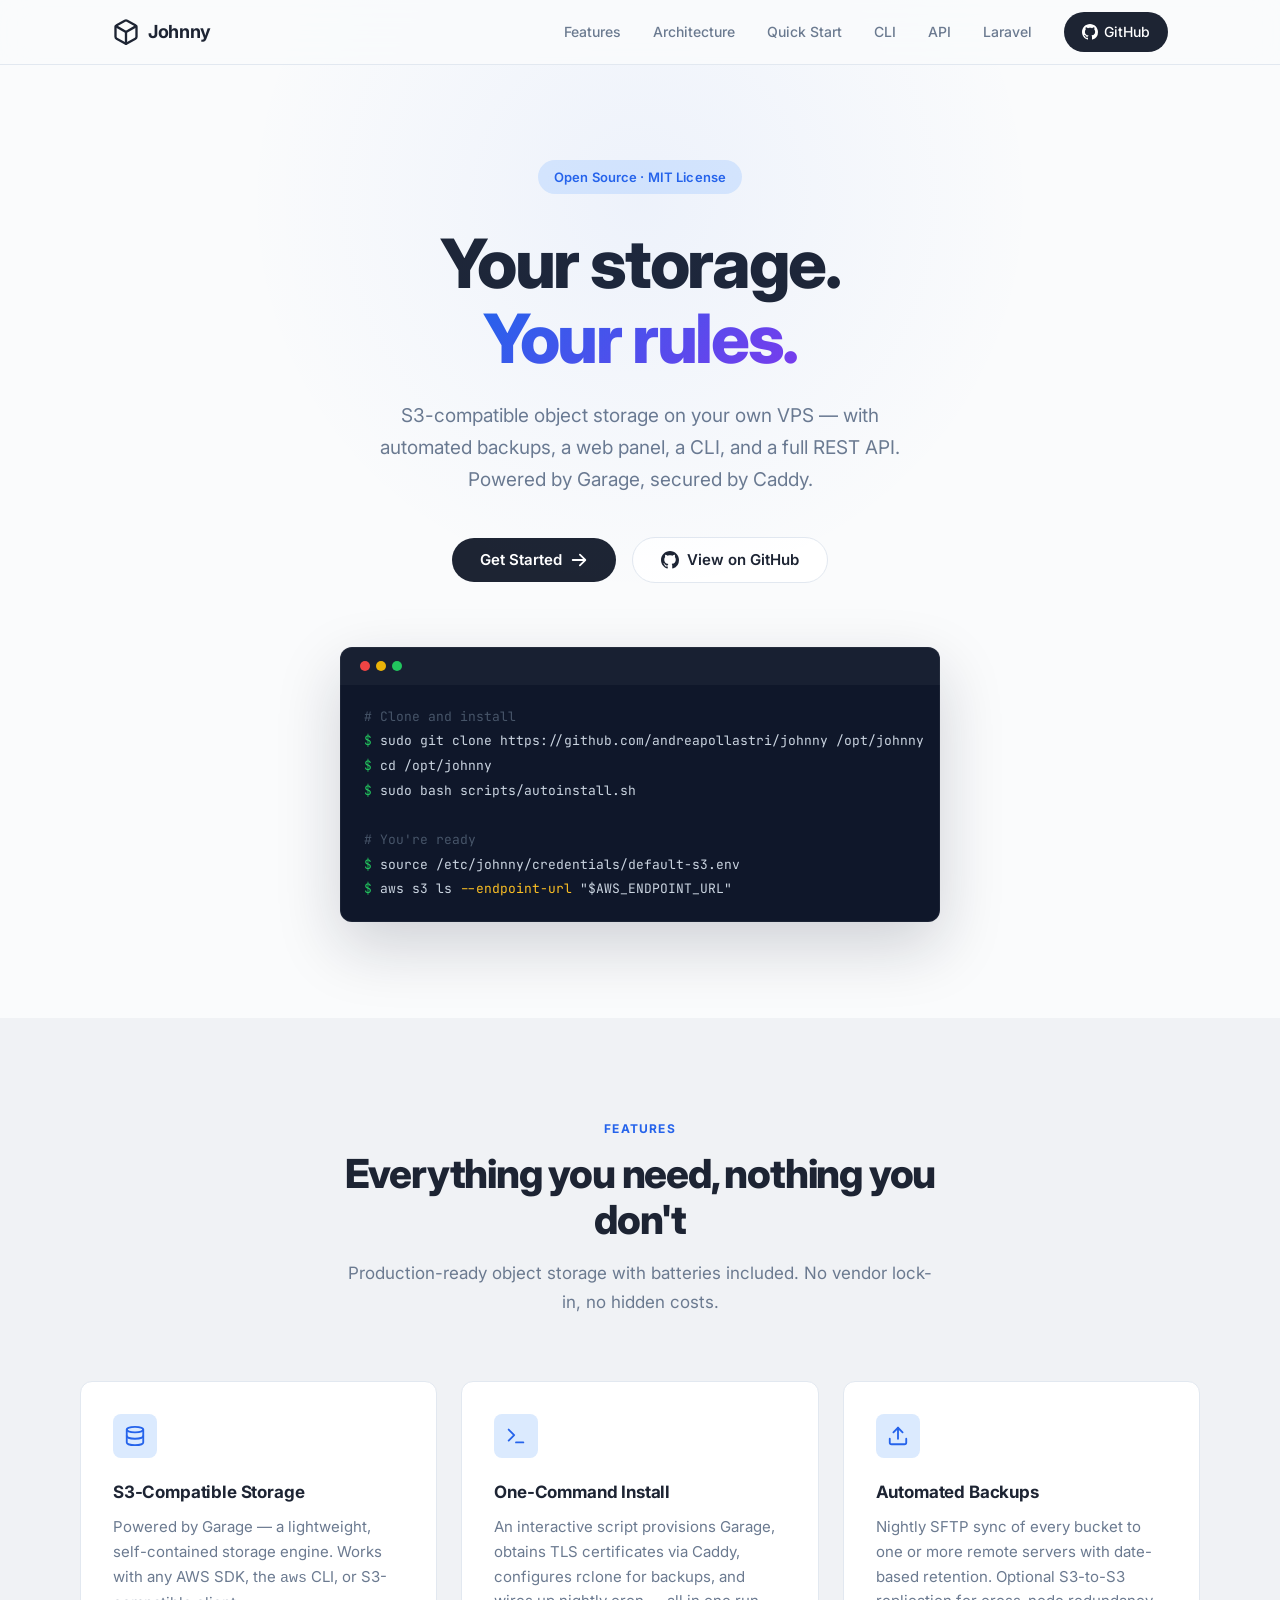
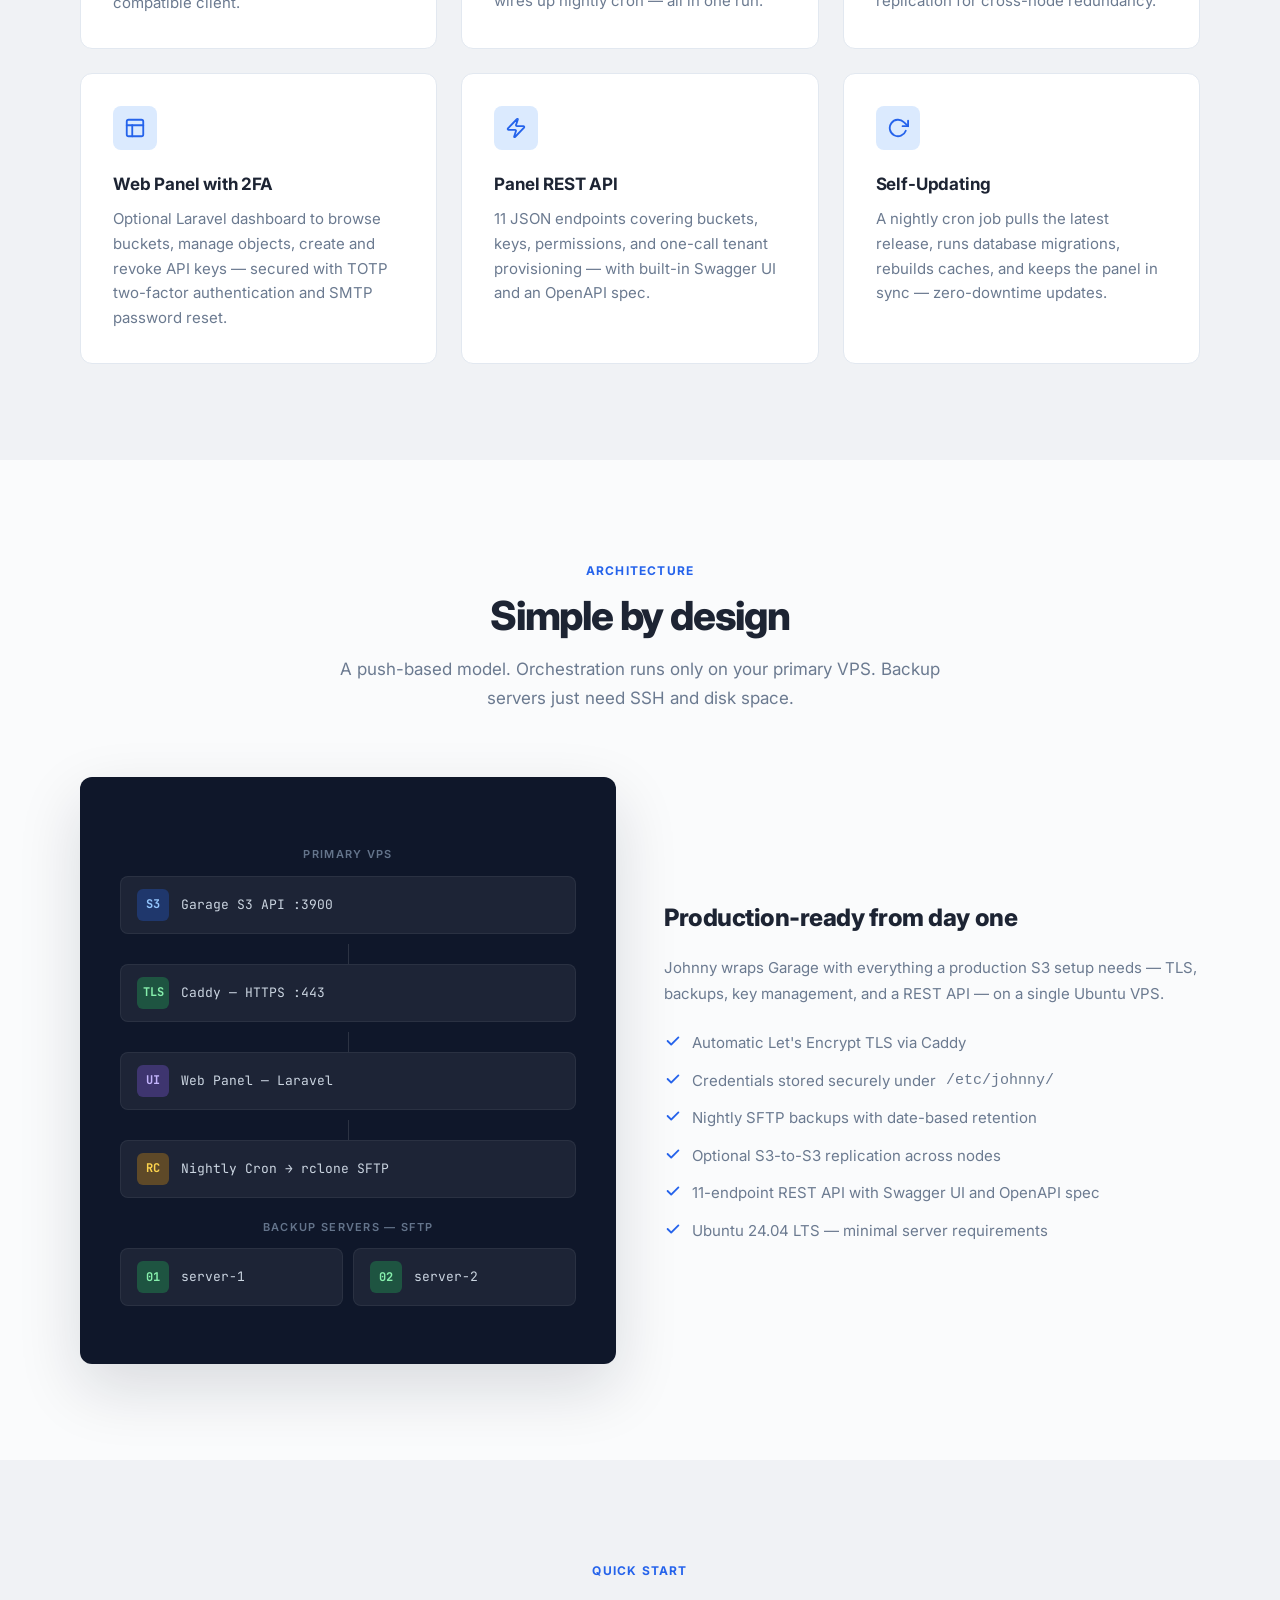
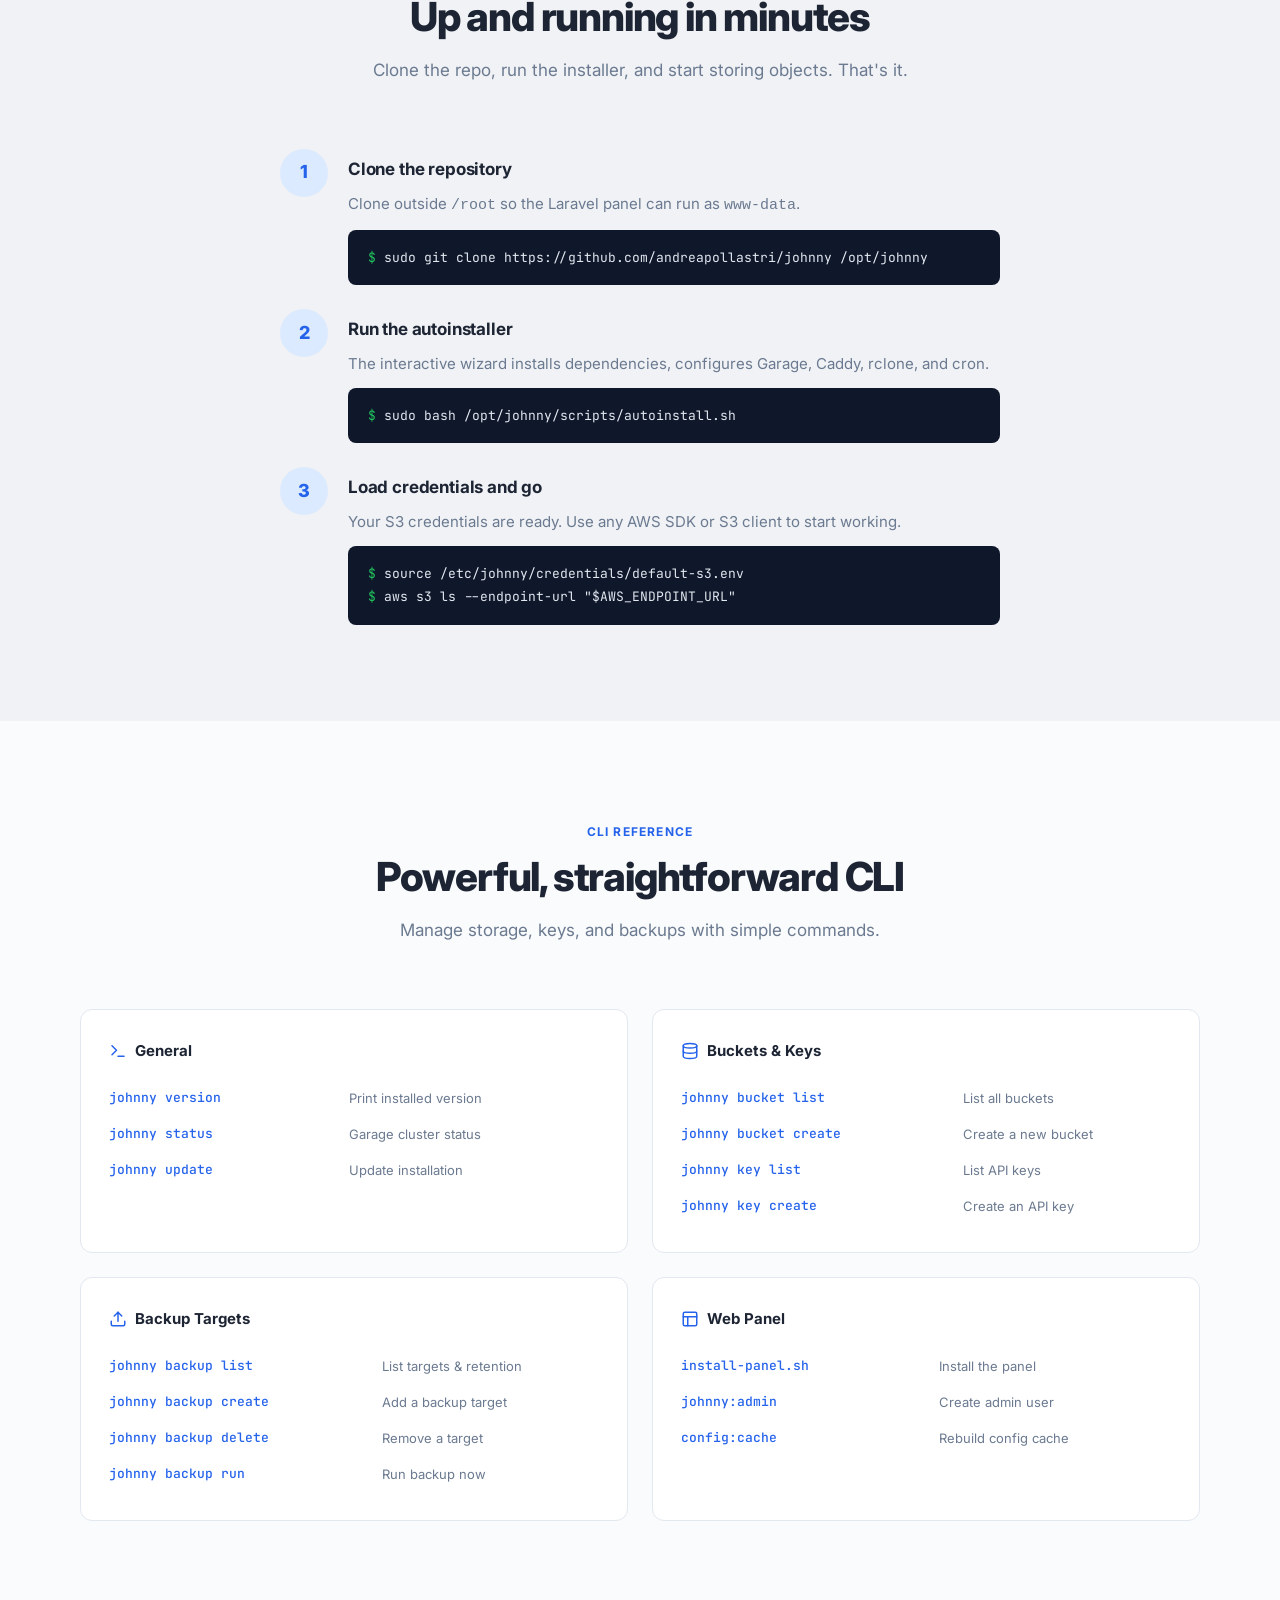
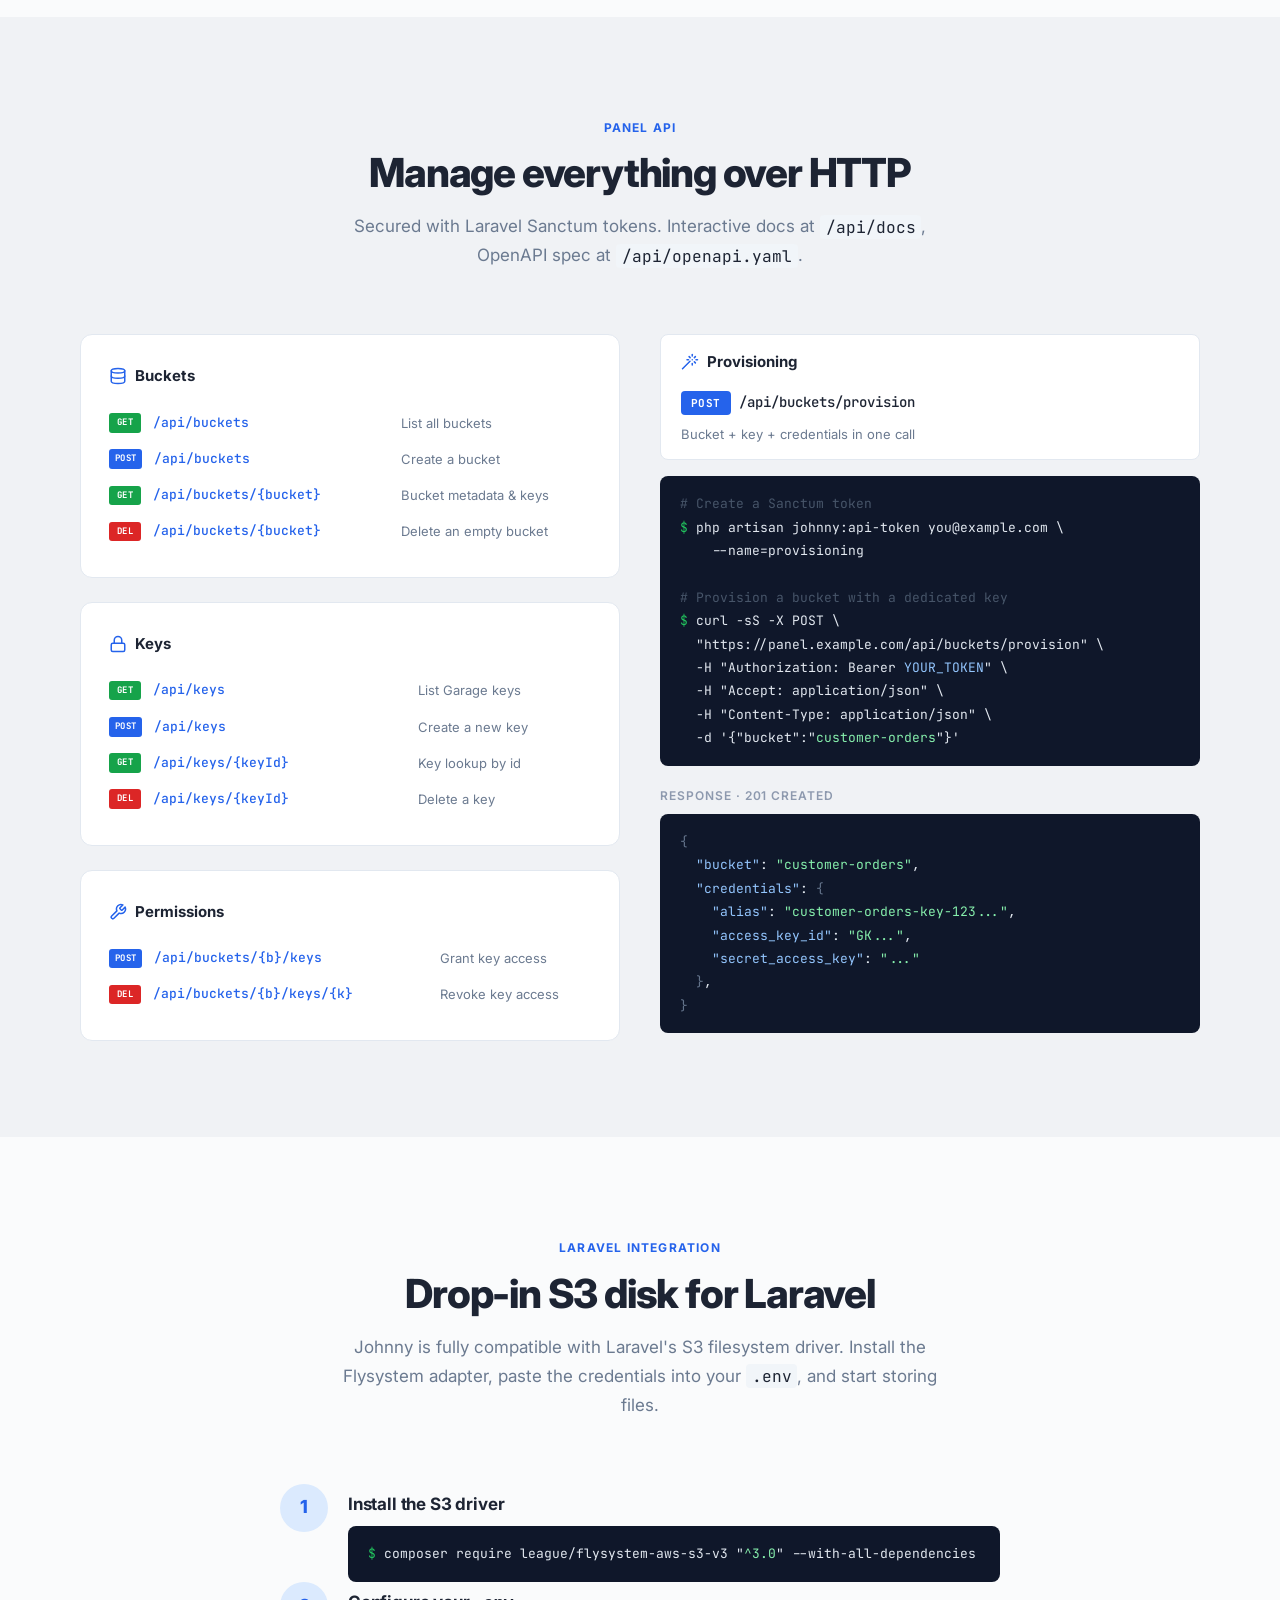
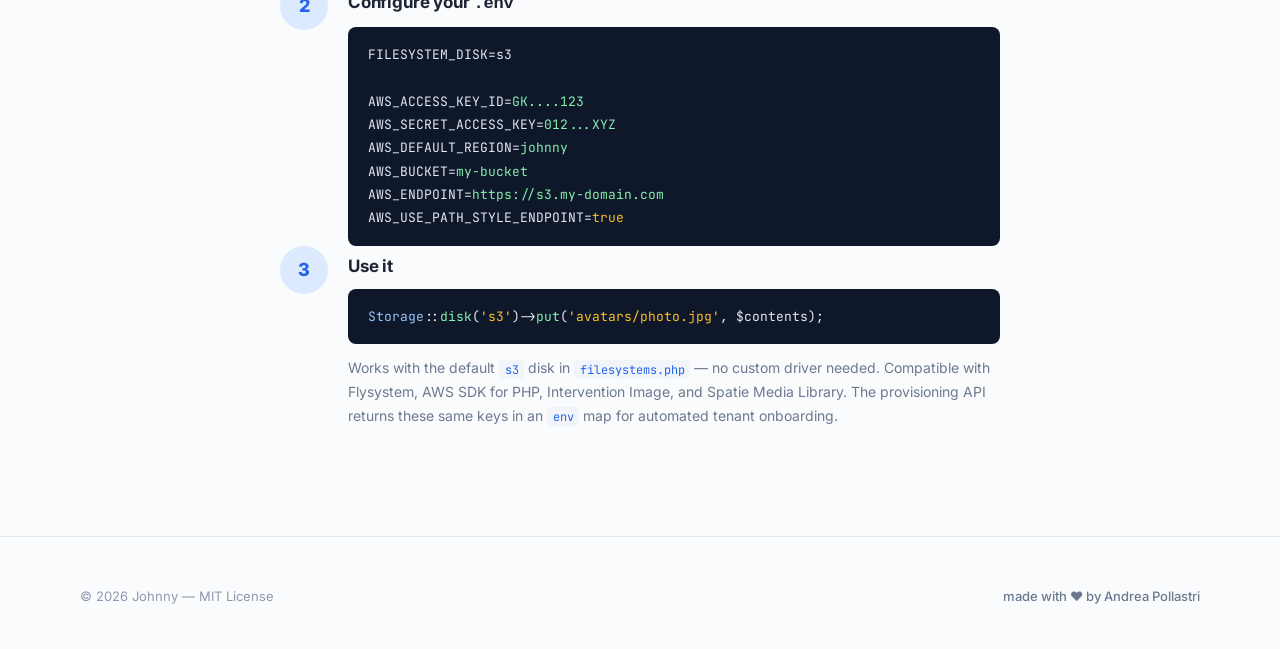
<file: index.html>
<!DOCTYPE html>
<html lang="en">

<head>
  <meta charset="UTF-8">
  <meta name="viewport" content="width=device-width, initial-scale=1.0">
  <title>Johnny — Self-hosted S3 Storage Platform</title>
  <meta name="description"
    content="Self-hosted S3-compatible object storage, automated backups, and an elegant web panel — in one install. Powered by Garage.">
  <meta name="keywords" content="S3, object storage, self-hosted, backup, Garage, Laravel, open source">
  <meta name="author" content="Andrea Pollastri">

  <meta property="og:title" content="Johnny — Self-hosted S3 Storage Platform">
  <meta property="og:description"
    content="S3-compatible object storage, automated SFTP backups, and an elegant web panel — in one install. Powered by Garage.">
  <meta property="og:type" content="website">
  <meta property="og:url" content="https://johnny.web.ap.it">
  <meta property="og:image" content="https://johnny.web.ap.it/hero.png">
  <meta property="og:image:width" content="1200">
  <meta property="og:image:height" content="630">
  <meta property="og:site_name" content="Johnny">

  <meta name="twitter:card" content="summary_large_image">
  <meta name="twitter:title" content="Johnny — Self-hosted S3 Storage Platform">
  <meta name="twitter:description"
    content="S3-compatible object storage, automated SFTP backups, and an elegant web panel — in one install. Powered by Garage.">
  <meta name="twitter:image" content="https://johnny.web.ap.it/hero.png">

  <link rel="canonical" href="https://johnny.web.ap.it">
  <link rel="icon"
    href="data:image/svg+xml,<svg xmlns='http://www.w3.org/2000/svg' viewBox='0 0 24 24' fill='none' stroke='%230f172a' stroke-width='2' stroke-linecap='round' stroke-linejoin='round'><path d='M21 16V8a2 2 0 0 0-1-1.73l-7-4a2 2 0 0 0-2 0l-7 4A2 2 0 0 0 3 8v8a2 2 0 0 0 1 1.73l7 4a2 2 0 0 0 2 0l7-4A2 2 0 0 0 21 16z'/><polyline points='3.27 6.96 12 12.01 20.73 6.96'/><line x1='12' y1='22.08' x2='12' y2='12'/></svg>">
  <link rel="preconnect" href="https://fonts.googleapis.com">
  <link rel="preconnect" href="https://fonts.gstatic.com" crossorigin>
  <link
    href="https://fonts.googleapis.com/css2?family=Inter:wght@400;500;600;700;800&family=JetBrains+Mono:wght@400;500&display=swap"
    rel="stylesheet">
  <link rel="stylesheet" href="css/style.css">

  <script type="application/ld+json">
  {
    "@context": "https://schema.org",
    "@type": "SoftwareApplication",
    "name": "Johnny",
    "headline": "Self-hosted S3 Storage Platform",
    "description": "S3-compatible object storage, automated SFTP backups, and an elegant web panel — in one install. Powered by Garage.",
    "url": "https://johnny.web.ap.it",
    "image": "https://johnny.web.ap.it/hero.png",
    "applicationCategory": "DeveloperApplication",
    "operatingSystem": "Linux",
    "license": "https://github.com/andreapollastri/johnny/blob/main/LICENSE",
    "offers": {
      "@type": "Offer",
      "price": "0",
      "priceCurrency": "USD"
    },
    "author": {
      "@type": "Person",
      "name": "Andrea Pollastri",
      "url": "https://github.com/andreapollastri"
    },
    "codeRepository": "https://github.com/andreapollastri/johnny",
    "programmingLanguage": ["PHP", "Shell", "Python"],
    "softwareRequirements": "Ubuntu 24.04 LTS"
  }
  </script>
</head>

<body>

  <!-- ── Nav ────────────────────────────────── -->
  <nav class="nav" id="nav">
    <div class="nav-shell">
      <a href="#" class="nav-logo">
        <svg viewBox="0 0 24 24" fill="none" stroke="currentColor" stroke-width="2" stroke-linecap="round"
          stroke-linejoin="round">
          <path
            d="M21 16V8a2 2 0 0 0-1-1.73l-7-4a2 2 0 0 0-2 0l-7 4A2 2 0 0 0 3 8v8a2 2 0 0 0 1 1.73l7 4a2 2 0 0 0 2 0l7-4A2 2 0 0 0 21 16z">
          </path>
          <polyline points="3.27 6.96 12 12.01 20.73 6.96"></polyline>
          <line x1="12" y1="22.08" x2="12" y2="12"></line>
        </svg>
        Johnny
      </a>
      <ul class="nav-links" id="navLinks" aria-label="Main navigation">
        <li><a href="#features">Features</a></li>
        <li><a href="#architecture">Architecture</a></li>
        <li><a href="#quickstart">Quick Start</a></li>
        <li><a href="#cli">CLI</a></li>
        <li><a href="#api">API</a></li>
        <li><a href="#laravel">Laravel</a></li>
        <li>
          <a href="https://github.com/andreapollastri/johnny" target="_blank" rel="noopener" class="nav-cta">
            <svg viewBox="0 0 16 16" fill="currentColor">
              <path
                d="M8 0C3.58 0 0 3.58 0 8c0 3.54 2.29 6.53 5.47 7.59.4.07.55-.17.55-.38 0-.19-.01-.82-.01-1.49-2.01.37-2.53-.49-2.69-.94-.09-.23-.48-.94-.82-1.13-.28-.15-.68-.52-.01-.53.63-.01 1.08.58 1.23.82.72 1.21 1.87.87 2.33.66.07-.52.28-.87.51-1.07-1.78-.2-3.64-.89-3.64-3.95 0-.87.31-1.59.82-2.15-.08-.2-.36-1.02.08-2.12 0 0 .67-.21 2.2.82.64-.18 1.32-.27 2-.27.68 0 1.36.09 2 .27 1.53-1.04 2.2-.82 2.2-.82.44 1.1.16 1.92.08 2.12.51.56.82 1.27.82 2.15 0 3.07-1.87 3.75-3.65 3.95.29.25.54.73.54 1.48 0 1.07-.01 1.93-.01 2.2 0 .21.15.46.55.38A8.013 8.013 0 0016 8c0-4.42-3.58-8-8-8z" />
            </svg>
            GitHub
          </a>
        </li>
      </ul>
      <button type="button" class="nav-mobile-toggle" id="navToggle" aria-label="Open menu" aria-expanded="false"
        aria-controls="navLinks">
        <svg viewBox="0 0 24 24" fill="none" stroke="currentColor" stroke-width="2" stroke-linecap="round">
          <line x1="3" y1="6" x2="21" y2="6" />
          <line x1="3" y1="12" x2="21" y2="12" />
          <line x1="3" y1="18" x2="21" y2="18" />
        </svg>
      </button>
    </div>
  </nav>

  <!-- ── Hero ───────────────────────────────── -->
  <section class="hero">
    <div class="hero-badge">Open Source &middot; MIT License</div>
    <h1>Your storage.<br><span>Your rules.</span></h1>
    <p class="hero-sub">S3-compatible object storage on your own VPS &mdash; with automated backups, a web panel, a CLI,
      and a full REST API. Powered by Garage, secured by Caddy.</p>
    <div class="hero-actions">
      <a href="#quickstart" class="btn btn-primary">
        Get Started
        <svg viewBox="0 0 20 20" fill="currentColor">
          <path fill-rule="evenodd"
            d="M10.293 3.293a1 1 0 011.414 0l6 6a1 1 0 010 1.414l-6 6a1 1 0 01-1.414-1.414L14.586 11H3a1 1 0 110-2h11.586l-4.293-4.293a1 1 0 010-1.414z"
            clip-rule="evenodd" />
        </svg>
      </a>
      <a href="https://github.com/andreapollastri/johnny" target="_blank" rel="noopener" class="btn btn-secondary">
        <svg viewBox="0 0 16 16" fill="currentColor" width="18" height="18">
          <path
            d="M8 0C3.58 0 0 3.58 0 8c0 3.54 2.29 6.53 5.47 7.59.4.07.55-.17.55-.38 0-.19-.01-.82-.01-1.49-2.01.37-2.53-.49-2.69-.94-.09-.23-.48-.94-.82-1.13-.28-.15-.68-.52-.01-.53.63-.01 1.08.58 1.23.82.72 1.21 1.87.87 2.33.66.07-.52.28-.87.51-1.07-1.78-.2-3.64-.89-3.64-3.95 0-.87.31-1.59.82-2.15-.08-.2-.36-1.02.08-2.12 0 0 .67-.21 2.2.82.64-.18 1.32-.27 2-.27.68 0 1.36.09 2 .27 1.53-1.04 2.2-.82 2.2-.82.44 1.1.16 1.92.08 2.12.51.56.82 1.27.82 2.15 0 3.07-1.87 3.75-3.65 3.95.29.25.54.73.54 1.48 0 1.07-.01 1.93-.01 2.2 0 .21.15.46.55.38A8.013 8.013 0 0016 8c0-4.42-3.58-8-8-8z" />
        </svg>
        View on GitHub
      </a>
    </div>

    <div class="hero-terminal">
      <div class="hero-terminal-bar">
        <span class="hero-terminal-dot"></span>
        <span class="hero-terminal-dot"></span>
        <span class="hero-terminal-dot"></span>
      </div>
      <div class="hero-terminal-body">
        <span class="comment"># Clone and install</span><br>
        <span class="prompt">$</span> sudo git clone https://github.com/andreapollastri/johnny /opt/johnny<br>
        <span class="prompt">$</span> cd /opt/johnny<br>
        <span class="prompt">$</span> sudo bash scripts/autoinstall.sh<br>
        <br>
        <span class="comment"># You're ready</span><br>
        <span class="prompt">$</span> source /etc/johnny/credentials/default-s3.env<br>
        <span class="prompt">$</span> aws s3 ls <span class="flag">--endpoint-url</span> "$AWS_ENDPOINT_URL"
      </div>
    </div>
  </section>

  <!-- ── Features ───────────────────────────── -->
  <section class="section section-alt" id="features">
    <div class="container">
      <div class="section-header fade-in">
        <span class="section-label">Features</span>
        <h2>Everything you need, nothing you don't</h2>
        <p>Production-ready object storage with batteries included. No vendor lock-in, no hidden costs.</p>
      </div>
      <div class="features-grid">
        <div class="feature-card fade-in">
          <div class="feature-icon">
            <svg viewBox="0 0 24 24" fill="none" stroke="currentColor" stroke-width="2" stroke-linecap="round"
              stroke-linejoin="round">
              <ellipse cx="12" cy="5" rx="9" ry="3" />
              <path d="M21 12c0 1.66-4 3-9 3s-9-1.34-9-3" />
              <path d="M3 5v14c0 1.66 4 3 9 3s9-1.34 9-3V5" />
            </svg>
          </div>
          <h3>S3-Compatible Storage</h3>
          <p>Powered by Garage &mdash; a lightweight, self-contained storage engine. Works with any AWS SDK, the
            <code>aws</code> CLI, or S3-compatible client.
          </p>
        </div>
        <div class="feature-card fade-in">
          <div class="feature-icon">
            <svg viewBox="0 0 24 24" fill="none" stroke="currentColor" stroke-width="2" stroke-linecap="round"
              stroke-linejoin="round">
              <polyline points="4 17 10 11 4 5" />
              <line x1="12" y1="19" x2="20" y2="19" />
            </svg>
          </div>
          <h3>One-Command Install</h3>
          <p>An interactive script provisions Garage, obtains TLS certificates via Caddy, configures rclone for backups,
            and wires up nightly cron &mdash; all in one run.</p>
        </div>
        <div class="feature-card fade-in">
          <div class="feature-icon">
            <svg viewBox="0 0 24 24" fill="none" stroke="currentColor" stroke-width="2" stroke-linecap="round"
              stroke-linejoin="round">
              <path d="M21 15v4a2 2 0 01-2 2H5a2 2 0 01-2-2v-4" />
              <polyline points="17 8 12 3 7 8" />
              <line x1="12" y1="3" x2="12" y2="15" />
            </svg>
          </div>
          <h3>Automated Backups</h3>
          <p>Nightly SFTP sync of every bucket to one or more remote servers with date-based retention. Optional
            S3-to-S3 replication for cross-node redundancy.</p>
        </div>
        <div class="feature-card fade-in">
          <div class="feature-icon">
            <svg viewBox="0 0 24 24" fill="none" stroke="currentColor" stroke-width="2" stroke-linecap="round"
              stroke-linejoin="round">
              <rect x="3" y="3" width="18" height="18" rx="2" ry="2" />
              <line x1="3" y1="9" x2="21" y2="9" />
              <line x1="9" y1="21" x2="9" y2="9" />
            </svg>
          </div>
          <h3>Web Panel with 2FA</h3>
          <p>Optional Laravel dashboard to browse buckets, manage objects, create and revoke API keys &mdash; secured
            with TOTP two-factor authentication and SMTP password reset.</p>
        </div>
        <div class="feature-card fade-in">
          <div class="feature-icon">
            <svg viewBox="0 0 24 24" fill="none" stroke="currentColor" stroke-width="2" stroke-linecap="round"
              stroke-linejoin="round">
              <path
                d="M4 14a1 1 0 01-.78-1.63l9.9-10.2a.5.5 0 01.86.46l-1.92 6.02A1 1 0 0013 10h7a1 1 0 01.78 1.63l-9.9 10.2a.5.5 0 01-.86-.46l1.92-6.02A1 1 0 0011 14z" />
            </svg>
          </div>
          <h3>Panel REST API</h3>
          <p>11 JSON endpoints covering buckets, keys, permissions, and one-call tenant provisioning &mdash; with
            built-in Swagger UI and an OpenAPI spec.</p>
        </div>
        <div class="feature-card fade-in">
          <div class="feature-icon">
            <svg viewBox="0 0 24 24" fill="none" stroke="currentColor" stroke-width="2" stroke-linecap="round"
              stroke-linejoin="round">
              <polyline points="23 4 23 10 17 10" />
              <path d="M20.49 15a9 9 0 11-2.12-9.36L23 10" />
            </svg>
          </div>
          <h3>Self-Updating</h3>
          <p>A nightly cron job pulls the latest release, runs database migrations, rebuilds caches, and keeps the panel
            in sync &mdash; zero-downtime updates.</p>
        </div>
      </div>
    </div>
  </section>

  <!-- ── Architecture ───────────────────────── -->
  <section class="section" id="architecture">
    <div class="container">
      <div class="section-header fade-in">
        <span class="section-label">Architecture</span>
        <h2>Simple by design</h2>
        <p>A push-based model. Orchestration runs only on your primary VPS. Backup servers just need SSH and disk space.
        </p>
      </div>
      <div class="arch-grid fade-in">
        <div class="arch-visual">
          <div class="arch-label">Primary VPS</div>
          <div class="arch-node">
            <div class="arch-node-icon blue">S3</div>
            Garage S3 API :3900
          </div>
          <div class="arch-connector"></div>
          <div class="arch-node">
            <div class="arch-node-icon green">TLS</div>
            Caddy &mdash; HTTPS :443
          </div>
          <div class="arch-connector"></div>
          <div class="arch-node">
            <div class="arch-node-icon purple">UI</div>
            Web Panel &mdash; Laravel
          </div>
          <div class="arch-connector"></div>
          <div class="arch-node">
            <div class="arch-node-icon amber">RC</div>
            Nightly Cron &rarr; rclone SFTP
          </div>
          <div class="arch-label">Backup Servers &mdash; SFTP</div>
          <div class="arch-targets">
            <div class="arch-node">
              <div class="arch-node-icon green">01</div>
              server-1
            </div>
            <div class="arch-node">
              <div class="arch-node-icon green">02</div>
              server-2
            </div>
          </div>
        </div>
        <div class="arch-content">
          <h3>Production-ready from day one</h3>
          <p>Johnny wraps Garage with everything a production S3 setup needs &mdash; TLS, backups, key management, and a
            REST API &mdash; on a single Ubuntu VPS.</p>
          <ul class="arch-list">
            <li>
              <svg viewBox="0 0 20 20" fill="currentColor">
                <path fill-rule="evenodd"
                  d="M16.707 5.293a1 1 0 010 1.414l-8 8a1 1 0 01-1.414 0l-4-4a1 1 0 011.414-1.414L8 12.586l7.293-7.293a1 1 0 011.414 0z"
                  clip-rule="evenodd" />
              </svg>
              Automatic Let's Encrypt TLS via Caddy
            </li>
            <li>
              <svg viewBox="0 0 20 20" fill="currentColor">
                <path fill-rule="evenodd"
                  d="M16.707 5.293a1 1 0 010 1.414l-8 8a1 1 0 01-1.414 0l-4-4a1 1 0 011.414-1.414L8 12.586l7.293-7.293a1 1 0 011.414 0z"
                  clip-rule="evenodd" />
              </svg>
              Credentials stored securely under <code>/etc/johnny/</code>
            </li>
            <li>
              <svg viewBox="0 0 20 20" fill="currentColor">
                <path fill-rule="evenodd"
                  d="M16.707 5.293a1 1 0 010 1.414l-8 8a1 1 0 01-1.414 0l-4-4a1 1 0 011.414-1.414L8 12.586l7.293-7.293a1 1 0 011.414 0z"
                  clip-rule="evenodd" />
              </svg>
              Nightly SFTP backups with date-based retention
            </li>
            <li>
              <svg viewBox="0 0 20 20" fill="currentColor">
                <path fill-rule="evenodd"
                  d="M16.707 5.293a1 1 0 010 1.414l-8 8a1 1 0 01-1.414 0l-4-4a1 1 0 011.414-1.414L8 12.586l7.293-7.293a1 1 0 011.414 0z"
                  clip-rule="evenodd" />
              </svg>
              Optional S3-to-S3 replication across nodes
            </li>
            <li>
              <svg viewBox="0 0 20 20" fill="currentColor">
                <path fill-rule="evenodd"
                  d="M16.707 5.293a1 1 0 010 1.414l-8 8a1 1 0 01-1.414 0l-4-4a1 1 0 011.414-1.414L8 12.586l7.293-7.293a1 1 0 011.414 0z"
                  clip-rule="evenodd" />
              </svg>
              11-endpoint REST API with Swagger UI and OpenAPI spec
            </li>
            <li>
              <svg viewBox="0 0 20 20" fill="currentColor">
                <path fill-rule="evenodd"
                  d="M16.707 5.293a1 1 0 010 1.414l-8 8a1 1 0 01-1.414 0l-4-4a1 1 0 011.414-1.414L8 12.586l7.293-7.293a1 1 0 011.414 0z"
                  clip-rule="evenodd" />
              </svg>
              Ubuntu 24.04 LTS &mdash; minimal server requirements
            </li>
          </ul>
        </div>
      </div>
    </div>
  </section>

  <!-- ── Quick Start ────────────────────────── -->
  <section class="section section-alt" id="quickstart">
    <div class="container">
      <div class="section-header fade-in">
        <span class="section-label">Quick Start</span>
        <h2>Up and running in minutes</h2>
        <p>Clone the repo, run the installer, and start storing objects. That's it.</p>
      </div>
      <div class="steps">
        <div class="step fade-in">
          <div class="step-number">1</div>
          <div class="step-content">
            <h3>Clone the repository</h3>
            <p>Clone outside <code>/root</code> so the Laravel panel can run as <code>www-data</code>.</p>
            <div class="code-block">
              <span class="prompt">$</span> sudo git clone https://github.com/andreapollastri/johnny /opt/johnny<br>
            </div>
          </div>
        </div>
        <div class="step fade-in">
          <div class="step-number">2</div>
          <div class="step-content">
            <h3>Run the autoinstaller</h3>
            <p>The interactive wizard installs dependencies, configures Garage, Caddy, rclone, and cron.</p>
            <div class="code-block">
              <span class="prompt">$</span> sudo bash /opt/johnny/scripts/autoinstall.sh
            </div>
          </div>
        </div>
        <div class="step fade-in">
          <div class="step-number">3</div>
          <div class="step-content">
            <h3>Load credentials and go</h3>
            <p>Your S3 credentials are ready. Use any AWS SDK or S3 client to start working.</p>
            <div class="code-block">
              <span class="prompt">$</span> source /etc/johnny/credentials/default-s3.env<br>
              <span class="prompt">$</span> aws s3 ls <span class="flag">--endpoint-url</span> "$AWS_ENDPOINT_URL"
            </div>
          </div>
        </div>
      </div>
    </div>
  </section>

  <!-- ── CLI ────────────────────────────────── -->
  <section class="section" id="cli">
    <div class="container">
      <div class="section-header fade-in">
        <span class="section-label">CLI Reference</span>
        <h2>Powerful, straightforward CLI</h2>
        <p>Manage storage, keys, and backups with simple commands.</p>
      </div>
      <div class="cli-grid fade-in">
        <div class="cli-group">
          <h3>
            <svg viewBox="0 0 24 24" fill="none" stroke="currentColor" stroke-width="2" stroke-linecap="round"
              stroke-linejoin="round">
              <polyline points="4 17 10 11 4 5" />
              <line x1="12" y1="19" x2="20" y2="19" />
            </svg>
            General
          </h3>
          <table class="cli-table">
            <tr>
              <td>johnny version</td>
              <td>Print installed version</td>
            </tr>
            <tr>
              <td>johnny status</td>
              <td>Garage cluster status</td>
            </tr>
            <tr>
              <td>johnny update</td>
              <td>Update installation</td>
            </tr>
          </table>
        </div>
        <div class="cli-group">
          <h3>
            <svg viewBox="0 0 24 24" fill="none" stroke="currentColor" stroke-width="2" stroke-linecap="round"
              stroke-linejoin="round">
              <ellipse cx="12" cy="5" rx="9" ry="3" />
              <path d="M21 12c0 1.66-4 3-9 3s-9-1.34-9-3" />
              <path d="M3 5v14c0 1.66 4 3 9 3s9-1.34 9-3V5" />
            </svg>
            Buckets &amp; Keys
          </h3>
          <table class="cli-table">
            <tr>
              <td>johnny bucket list</td>
              <td>List all buckets</td>
            </tr>
            <tr>
              <td>johnny bucket create</td>
              <td>Create a new bucket</td>
            </tr>
            <tr>
              <td>johnny key list</td>
              <td>List API keys</td>
            </tr>
            <tr>
              <td>johnny key create</td>
              <td>Create an API key</td>
            </tr>
          </table>
        </div>
        <div class="cli-group">
          <h3>
            <svg viewBox="0 0 24 24" fill="none" stroke="currentColor" stroke-width="2" stroke-linecap="round"
              stroke-linejoin="round">
              <path d="M21 15v4a2 2 0 01-2 2H5a2 2 0 01-2-2v-4" />
              <polyline points="17 8 12 3 7 8" />
              <line x1="12" y1="3" x2="12" y2="15" />
            </svg>
            Backup Targets
          </h3>
          <table class="cli-table">
            <tr>
              <td>johnny backup list</td>
              <td>List targets &amp; retention</td>
            </tr>
            <tr>
              <td>johnny backup create</td>
              <td>Add a backup target</td>
            </tr>
            <tr>
              <td>johnny backup delete</td>
              <td>Remove a target</td>
            </tr>
            <tr>
              <td>johnny backup run</td>
              <td>Run backup now</td>
            </tr>
          </table>
        </div>
        <div class="cli-group">
          <h3>
            <svg viewBox="0 0 24 24" fill="none" stroke="currentColor" stroke-width="2" stroke-linecap="round"
              stroke-linejoin="round">
              <rect x="3" y="3" width="18" height="18" rx="2" ry="2" />
              <line x1="3" y1="9" x2="21" y2="9" />
              <line x1="9" y1="21" x2="9" y2="9" />
            </svg>
            Web Panel
          </h3>
          <table class="cli-table">
            <tr>
              <td>install-panel.sh</td>
              <td>Install the panel</td>
            </tr>
            <tr>
              <td>johnny:admin</td>
              <td>Create admin user</td>
            </tr>
            <tr>
              <td>config:cache</td>
              <td>Rebuild config cache</td>
            </tr>
          </table>
        </div>
      </div>
    </div>
  </section>

  <!-- ── API ────────────────────────────────── -->
  <section class="section section-alt" id="api">
    <div class="container">
      <div class="section-header fade-in">
        <span class="section-label">Panel API</span>
        <h2>Manage everything over HTTP</h2>
        <p>Secured with Laravel Sanctum tokens. Interactive docs at <code>/api/docs</code>, OpenAPI spec at
          <code>/api/openapi.yaml</code>.
        </p>
      </div>
      <div class="api-overview fade-in">
        <div class="api-routes-col">
          <div class="cli-group">
            <h3>
              <svg viewBox="0 0 24 24" fill="none" stroke="currentColor" stroke-width="2" stroke-linecap="round"
                stroke-linejoin="round">
                <ellipse cx="12" cy="5" rx="9" ry="3" />
                <path d="M21 12c0 1.66-4 3-9 3s-9-1.34-9-3" />
                <path d="M3 5v14c0 1.66 4 3 9 3s9-1.34 9-3V5" />
              </svg>
              Buckets
            </h3>
            <table class="cli-table">
              <tr>
                <td><span class="api-badge get">GET</span> /api/buckets</td>
                <td>List all buckets</td>
              </tr>
              <tr>
                <td><span class="api-badge post">POST</span> /api/buckets</td>
                <td>Create a bucket</td>
              </tr>
              <tr>
                <td><span class="api-badge get">GET</span> /api/buckets/{bucket}</td>
                <td>Bucket metadata &amp; keys</td>
              </tr>
              <tr>
                <td><span class="api-badge del">DEL</span> /api/buckets/{bucket}</td>
                <td>Delete an empty bucket</td>
              </tr>
            </table>
          </div>
          <div class="cli-group">
            <h3>
              <svg viewBox="0 0 24 24" fill="none" stroke="currentColor" stroke-width="2" stroke-linecap="round"
                stroke-linejoin="round">
                <rect x="3" y="11" width="18" height="11" rx="2" ry="2" />
                <path d="M7 11V7a5 5 0 0110 0v4" />
              </svg>
              Keys
            </h3>
            <table class="cli-table">
              <tr>
                <td><span class="api-badge get">GET</span> /api/keys</td>
                <td>List Garage keys</td>
              </tr>
              <tr>
                <td><span class="api-badge post">POST</span> /api/keys</td>
                <td>Create a new key</td>
              </tr>
              <tr>
                <td><span class="api-badge get">GET</span> /api/keys/{keyId}</td>
                <td>Key lookup by id</td>
              </tr>
              <tr>
                <td><span class="api-badge del">DEL</span> /api/keys/{keyId}</td>
                <td>Delete a key</td>
              </tr>
            </table>
          </div>
          <div class="cli-group">
            <h3>
              <svg viewBox="0 0 24 24" fill="none" stroke="currentColor" stroke-width="2" stroke-linecap="round"
                stroke-linejoin="round">
                <path
                  d="M14.7 6.3a1 1 0 000 1.4l1.6 1.6a1 1 0 001.4 0l3.77-3.77a6 6 0 01-7.94 7.94l-6.91 6.91a2.12 2.12 0 01-3-3l6.91-6.91a6 6 0 017.94-7.94l-3.76 3.76z" />
              </svg>
              Permissions
            </h3>
            <table class="cli-table">
              <tr>
                <td><span class="api-badge post">POST</span> /api/buckets/{b}/keys</td>
                <td>Grant key access</td>
              </tr>
              <tr>
                <td><span class="api-badge del">DEL</span> /api/buckets/{b}/keys/{k}</td>
                <td>Revoke key access</td>
              </tr>
            </table>
          </div>
        </div>
        <div class="api-example">
          <div class="api-example-header">
            <h3>
              <svg viewBox="0 0 24 24" fill="none" stroke="currentColor" stroke-width="2" stroke-linecap="round"
                stroke-linejoin="round">
                <path d="M15 4V2" />
                <path d="M15 16v-2" />
                <path d="M8 9h2" />
                <path d="M20 9h2" />
                <path d="M17.8 11.8l1.4 1.4" />
                <path d="M15 9h.01" />
                <path d="M17.8 6.2l1.4-1.4" />
                <path d="M12.2 6.2l-1.4-1.4" />
                <path d="M2 21l10-10" />
              </svg>
              Provisioning
            </h3>
            <div class="api-route" style="margin-top: 0.5rem;">
              <span class="api-method">POST</span>
              <span class="api-path">/api/buckets/provision</span>
            </div>
            <p>Bucket + key + credentials in one call</p>
          </div>
          <div class="code-block">
            <span class="comment"># Create a Sanctum token</span><br>
            <span class="prompt">$</span> php artisan johnny:api-token you@example.com \<br>
            &nbsp;&nbsp;&nbsp;&nbsp;<span class="flag">--name</span>=provisioning<br>
            <br>
            <span class="comment"># Provision a bucket with a dedicated key</span><br>
            <span class="prompt">$</span> curl -sS -X POST \<br>
            &nbsp;&nbsp;"https://panel.example.com/api/buckets/provision" \<br>
            &nbsp;&nbsp;-H "Authorization: Bearer <span style="color:#93c5fd">YOUR_TOKEN</span>" \<br>
            &nbsp;&nbsp;-H "Accept: application/json" \<br>
            &nbsp;&nbsp;-H "Content-Type: application/json" \<br>
            &nbsp;&nbsp;-d '{"bucket":"<span style="color:#86efac">customer-orders</span>"}'
          </div>
          <div class="api-response">
            <div class="api-response-header">Response &middot; 201 Created</div>
            <div class="code-block">
              <span style="color:#64748b">{</span><br>
              &nbsp;&nbsp;<span style="color:#93c5fd">"bucket"</span>: <span
                style="color:#86efac">"customer-orders"</span>,<br>
              &nbsp;&nbsp;<span style="color:#93c5fd">"credentials"</span>: <span style="color:#64748b">{</span><br>
              &nbsp;&nbsp;&nbsp;&nbsp;<span style="color:#93c5fd">"alias"</span>: <span
                style="color:#86efac">"customer-orders-key-123..."</span>,<br>
              &nbsp;&nbsp;&nbsp;&nbsp;<span style="color:#93c5fd">"access_key_id"</span>: <span
                style="color:#86efac">"GK..."</span>,<br>
              &nbsp;&nbsp;&nbsp;&nbsp;<span style="color:#93c5fd">"secret_access_key"</span>: <span
                style="color:#86efac">"..."</span><br>
              &nbsp;&nbsp;<span style="color:#64748b">}</span>,<br>
              <span style="color:#64748b">}</span>
            </div>
          </div>
        </div>
      </div>
    </div>
  </section>

  <!-- ── Laravel ────────────────────────────── -->
  <section class="section" id="laravel">
    <div class="container">
      <div class="section-header fade-in">
        <span class="section-label">Laravel Integration</span>
        <h2>Drop-in S3 disk for Laravel</h2>
        <p>Johnny is fully compatible with Laravel's S3 filesystem driver. Install the Flysystem adapter, paste the
          credentials into your <code>.env</code>, and start storing files.</p>
      </div>
      <div class="laravel-steps fade-in">
        <div class="step">
          <div class="step-number">1</div>
          <div class="step-content">
            <h3>Install the S3 driver</h3>
            <div class="code-block">
              <span class="prompt">$</span> composer require league/flysystem-aws-s3-v3 "<span
                style="color:#86efac">^3.0</span>" <span class="flag">--with-all-dependencies</span>
            </div>
          </div>
        </div>
        <div class="step">
          <div class="step-number">2</div>
          <div class="step-content">
            <h3>Configure your <code>.env</code></h3>
            <div class="code-block">
              FILESYSTEM_DISK=s3<br>
              <br>
              AWS_ACCESS_KEY_ID=<span style="color:#86efac">GK....123</span><br>
              AWS_SECRET_ACCESS_KEY=<span style="color:#86efac">012...XYZ</span><br>
              AWS_DEFAULT_REGION=<span style="color:#86efac">johnny</span><br>
              AWS_BUCKET=<span style="color:#86efac">my-bucket</span><br>
              AWS_ENDPOINT=<span style="color:#86efac">https://s3.my-domain.com</span><br>
              AWS_USE_PATH_STYLE_ENDPOINT=<span style="color:#fbbf24">true</span>
            </div>
          </div>
        </div>
        <div class="step">
          <div class="step-number">3</div>
          <div class="step-content">
            <h3>Use it</h3>
            <div class="code-block">
              <span style="color:#93c5fd">Storage</span>::<span style="color:#86efac">disk</span>(<span
                style="color:#fbbf24">'s3'</span>)-><span style="color:#86efac">put</span>(<span
                style="color:#fbbf24">'avatars/photo.jpg'</span>, $contents);
            </div>
            <p>Works with the default <code>s3</code> disk in <code>filesystems.php</code> &mdash; no custom driver
              needed. Compatible with Flysystem, AWS SDK for PHP, Intervention Image, and Spatie Media Library. The
              provisioning API returns these same keys in an <code>env</code> map for automated tenant onboarding.</p>
          </div>
        </div>
      </div>
    </div>
  </section>

  <!-- ── CTA ──────────────────────────────────
  <section class="cta">
    <div class="cta-box fade-in">
      <h2>Ready for the next step?</h2>
      <p>Deploy Johnny on a single Ubuntu VPS and stop paying per-GB.<br>S3-compatible, fully automated, open source
        &mdash; forever.</p>
      <div class="hero-actions" style="justify-content: center;">
        <a href="https://github.com/andreapollastri/johnny" target="_blank" rel="noopener" class="btn btn-white">
          <svg viewBox="0 0 16 16" fill="currentColor" width="18" height="18">
            <path
              d="M8 0C3.58 0 0 3.58 0 8c0 3.54 2.29 6.53 5.47 7.59.4.07.55-.17.55-.38 0-.19-.01-.82-.01-1.49-2.01.37-2.53-.49-2.69-.94-.09-.23-.48-.94-.82-1.13-.28-.15-.68-.52-.01-.53.63-.01 1.08.58 1.23.82.72 1.21 1.87.87 2.33.66.07-.52.28-.87.51-1.07-1.78-.2-3.64-.89-3.64-3.95 0-.87.31-1.59.82-2.15-.08-.2-.36-1.02.08-2.12 0 0 .67-.21 2.2.82.64-.18 1.32-.27 2-.27.68 0 1.36.09 2 .27 1.53-1.04 2.2-.82 2.2-.82.44 1.1.16 1.92.08 2.12.51.56.82 1.27.82 2.15 0 3.07-1.87 3.75-3.65 3.95.29.25.54.73.54 1.48 0 1.07-.01 1.93-.01 2.2 0 .21.15.46.55.38A8.013 8.013 0 0016 8c0-4.42-3.58-8-8-8z" />
          </svg>
          Star on GitHub
        </a>
      </div>
    </div>
  </section> -->

  <!-- ── Footer ─────────────────────────────── -->
  <footer class="footer">
    <div class="footer-inner">
      <div class="footer-left">
        &copy; 2026 Johnny &mdash; MIT License
      </div>
      <ul class="footer-links">
        <li>made with <span aria-hidden="true">♥</span> by <a href="https://web.ap.it" target="_blank"
            rel="noopener">Andrea Pollastri</a></li>
      </ul>
    </div>
  </footer>

  <script>
    const nav = document.getElementById('nav');
    window.addEventListener('scroll', () => {
      nav.classList.toggle('scrolled', window.scrollY > 10);
    });

    const navLinks = document.getElementById('navLinks');
    const navToggle = document.getElementById('navToggle');

    function setNavOpen(open) {
      navLinks.classList.toggle('open', open);
      document.documentElement.classList.toggle('nav-open', open);
      document.body.classList.toggle('nav-open', open);
      navToggle.setAttribute('aria-expanded', open ? 'true' : 'false');
      navToggle.setAttribute('aria-label', open ? 'Close menu' : 'Open menu');
    }

    navToggle.addEventListener('click', () => {
      setNavOpen(!navLinks.classList.contains('open'));
    });

    document.querySelectorAll('#navLinks a').forEach(link => {
      link.addEventListener('click', () => setNavOpen(false));
    });

    window.addEventListener('resize', () => {
      if (window.matchMedia('(min-width: 641px)').matches) {
        setNavOpen(false);
      }
    });

    const observer = new IntersectionObserver(
      (entries) => {
        entries.forEach((entry) => {
          if (entry.isIntersecting) {
            entry.target.classList.add('visible');
          }
        });
      },
      { threshold: 0.1, rootMargin: '0px 0px -40px 0px' }
    );

    document.querySelectorAll('.fade-in').forEach((el) => observer.observe(el));
  </script>

  <script async src="https://stats.web.ap.it/i/49628eb0-43be-4bc1-ab98-ad274c4cb416.js"></script>
  <noscript><img src="https://stats.web.ap.it/collect/pixel.gif?k=49628eb0-43be-4bc1-ab98-ad274c4cb416&p=/" width="1"
      height="1" /></noscript>

</body>

</html>
</file>
<file: css/style.css>
:root {
  --color-bg: #fafbfc;
  --color-bg-alt: #f0f2f5;
  --color-bg-card: #ffffff;
  --color-text: #1d2433;
  --color-text-muted: #6b7a90;
  --color-text-light: #8d99ae;
  --color-accent: #2563eb;
  --color-accent-soft: #dbeafe;
  --color-border: #e2e8f0;
  --color-code-bg: #f1f5f9;
  --color-dark: #0f172a;
  --color-dark-soft: #1e293b;
  --font-sans: 'Inter', -apple-system, BlinkMacSystemFont, 'Segoe UI', sans-serif;
  --font-mono: 'JetBrains Mono', 'Fira Code', 'SF Mono', monospace;
  --max-w: 1120px;
  --radius: 12px;
  --radius-sm: 8px;
  --transition: 0.25s cubic-bezier(0.4, 0, 0.2, 1);
}

*,
*::before,
*::after {
  margin: 0;
  padding: 0;
  box-sizing: border-box;
}

html {
  scroll-behavior: smooth;
  -webkit-font-smoothing: antialiased;
  -moz-osx-font-smoothing: grayscale;
  width: 100%;
  max-width: 100%;
  overflow-x: hidden;
}

html.nav-open,
html.nav-open body {
  overflow: hidden;
  touch-action: none;
}

body {
  font-family: var(--font-sans);
  color: var(--color-text);
  background: var(--color-bg);
  line-height: 1.7;
  font-size: 16px;
  width: 100%;
  max-width: 100%;
  overflow-x: hidden;
  position: relative;
}

a {
  color: var(--color-accent);
  text-decoration: none;
  transition: color var(--transition);
}

a:hover {
  color: var(--color-text);
}

img {
  max-width: 100%;
  display: block;
}

/* ── Nav ─────────────────────────────────────── */

.nav {
  position: fixed;
  top: 0;
  left: 0;
  right: 0;
  z-index: 100;
  background: rgba(250, 251, 252, 0.85);
  backdrop-filter: blur(16px);
  -webkit-backdrop-filter: blur(16px);
  border-bottom: 1px solid var(--color-border);
  transition: box-shadow var(--transition);
  overflow: visible;
}

.nav.scrolled {
  box-shadow: 0 1px 3px rgba(0, 0, 0, 0.04);
}

.nav-shell {
  max-width: var(--max-w);
  margin: 0 auto;
  padding: 0 2rem;
  display: flex;
  align-items: center;
  justify-content: space-between;
  height: 64px;
  gap: 1rem;
  position: relative;
}

.nav-logo {
  font-size: 1.125rem;
  font-weight: 700;
  color: var(--color-text);
  letter-spacing: -0.02em;
  display: flex;
  align-items: center;
  gap: 0.5rem;
}

.nav-logo svg {
  width: 28px;
  height: 28px;
}

.nav-links {
  display: flex;
  align-items: center;
  gap: 2rem;
  list-style: none;
  margin: 0;
  padding: 0;
}

.nav-links a {
  font-size: 0.875rem;
  font-weight: 500;
  color: var(--color-text-muted);
  transition: color var(--transition);
}

.nav-links a:hover {
  color: var(--color-text);
}

.nav-cta {
  display: inline-flex;
  align-items: center;
  gap: 0.375rem;
  padding: 0.5rem 1.125rem;
  background: var(--color-text);
  color: #fff !important;
  border-radius: 9999px;
  font-size: 0.8125rem;
  font-weight: 600;
  transition: background var(--transition), transform var(--transition);
}

.nav-cta:hover {
  background: var(--color-dark);
  color: #fff !important;
  transform: translateY(-1px);
}

.nav-cta svg {
  width: 16px;
  height: 16px;
}

.nav-mobile-toggle {
  display: none;
  background: none;
  border: none;
  cursor: pointer;
  padding: 0.5rem;
  margin-right: -0.25rem;
  color: var(--color-text);
  flex-shrink: 0;
}

.nav-mobile-toggle svg {
  width: 24px;
  height: 24px;
}

/* ── Hero ────────────────────────────────────── */

.hero {
  padding: 10rem 2rem 6rem;
  text-align: center;
  position: relative;
  overflow: hidden;
}

.hero::before {
  content: '';
  position: absolute;
  top: -200px;
  left: 50%;
  transform: translateX(-50%);
  width: 800px;
  height: 800px;
  background: radial-gradient(circle, rgba(37, 99, 235, 0.06) 0%, transparent 70%);
  pointer-events: none;
}

.hero-badge {
  display: inline-flex;
  align-items: center;
  gap: 0.5rem;
  padding: 0.375rem 1rem;
  background: var(--color-accent-soft);
  color: var(--color-accent);
  border-radius: 9999px;
  font-size: 0.8125rem;
  font-weight: 600;
  margin-bottom: 2rem;
  letter-spacing: 0.01em;
}

.hero h1 {
  font-size: clamp(2.75rem, 6vw, 4.25rem);
  font-weight: 800;
  line-height: 1.1;
  letter-spacing: -0.035em;
  color: var(--color-text);
  max-width: 720px;
  margin: 0 auto 1.5rem;
}

.hero h1 span {
  background: linear-gradient(135deg, var(--color-accent) 0%, #7c3aed 100%);
  -webkit-background-clip: text;
  -webkit-text-fill-color: transparent;
  background-clip: text;
}

.hero-sub {
  font-size: 1.1875rem;
  color: var(--color-text-muted);
  max-width: 560px;
  margin: 0 auto 2.5rem;
  line-height: 1.7;
}

.hero-actions {
  display: flex;
  align-items: center;
  justify-content: center;
  gap: 1rem;
  flex-wrap: wrap;
}

.btn {
  display: inline-flex;
  align-items: center;
  gap: 0.5rem;
  padding: 0.8125rem 1.75rem;
  border-radius: 9999px;
  font-size: 0.9375rem;
  font-weight: 600;
  transition: all var(--transition);
  border: none;
  cursor: pointer;
  line-height: 1;
}

.btn-primary {
  background: var(--color-text);
  color: #fff;
}

.btn-primary:hover {
  background: var(--color-dark);
  color: #fff;
  transform: translateY(-2px);
  box-shadow: 0 8px 24px rgba(15, 23, 42, 0.15);
}

.btn-secondary {
  background: var(--color-bg-card);
  color: var(--color-text);
  border: 1px solid var(--color-border);
}

.btn-secondary:hover {
  border-color: var(--color-text-light);
  transform: translateY(-2px);
  box-shadow: 0 4px 16px rgba(0, 0, 0, 0.06);
}

.btn svg {
  width: 18px;
  height: 18px;
}

.hero-terminal {
  max-width: min(600px, 100%);
  width: 100%;
  margin: 4rem auto 0;
  background: var(--color-dark);
  border-radius: var(--radius);
  text-align: left;
  box-shadow: 0 24px 64px rgba(15, 23, 42, 0.18), 0 0 0 1px rgba(255, 255, 255, 0.05) inset;
  min-width: 0;
}

.hero-terminal-bar {
  display: flex;
  align-items: center;
  gap: 6px;
  padding: 0.875rem 1.25rem;
  background: rgba(255, 255, 255, 0.04);
  border-radius: var(--radius) var(--radius) 0 0;
}

.hero-terminal-dot {
  width: 10px;
  height: 10px;
  border-radius: 50%;
}

.hero-terminal-dot:nth-child(1) { background: #ef4444; }
.hero-terminal-dot:nth-child(2) { background: #eab308; }
.hero-terminal-dot:nth-child(3) { background: #22c55e; }

.hero-terminal-body {
  padding: 1.25rem 1.5rem;
  font-family: var(--font-mono);
  font-size: 0.8125rem;
  line-height: 1.9;
  color: #cbd5e1;
  white-space: nowrap;
  overflow-x: auto;
  -webkit-overflow-scrolling: touch;
  overscroll-behavior-x: contain;
  max-width: 100%;
  min-width: 0;
}

.hero-terminal-body .prompt {
  color: #22c55e;
}

.hero-terminal-body .flag {
  color: #fbbf24;
}

.hero-terminal-body .comment {
  color: #475569;
}

/* ── Section ─────────────────────────────────── */

.section {
  padding: 6rem 2rem;
}

.section-alt {
  background: var(--color-bg-alt);
}

.section-header {
  text-align: center;
  max-width: 600px;
  margin: 0 auto 4rem;
}

.section-label {
  display: inline-block;
  font-size: 0.75rem;
  font-weight: 700;
  text-transform: uppercase;
  letter-spacing: 0.1em;
  color: var(--color-accent);
  margin-bottom: 0.75rem;
}

.section-header h2 {
  font-size: clamp(1.875rem, 4vw, 2.5rem);
  font-weight: 800;
  letter-spacing: -0.03em;
  line-height: 1.15;
  margin-bottom: 1rem;
}

.section-header p {
  font-size: 1.0625rem;
  color: var(--color-text-muted);
  line-height: 1.7;
}

.section-header-wide {
  max-width: 44rem;
}

.section-header p code {
  font-family: var(--font-mono);
  font-size: 0.95em;
  background: var(--color-code-bg);
  padding: 0.1rem 0.35rem;
  border-radius: 4px;
  color: var(--color-text);
}

.container {
  max-width: var(--max-w);
  margin: 0 auto;
  width: 100%;
  min-width: 0;
}

/* ── Features Grid ───────────────────────────── */

.features-grid {
  display: grid;
  grid-template-columns: repeat(3, 1fr);
  gap: 1.5rem;
}

.feature-card {
  background: var(--color-bg-card);
  border: 1px solid var(--color-border);
  border-radius: var(--radius);
  padding: 2rem;
  transition: all var(--transition);
  min-width: 0;
}

.feature-card:hover {
  border-color: var(--color-text-light);
  transform: translateY(-3px);
  box-shadow: 0 12px 32px rgba(0, 0, 0, 0.06);
}

.feature-icon {
  width: 44px;
  height: 44px;
  border-radius: var(--radius-sm);
  background: var(--color-accent-soft);
  display: flex;
  align-items: center;
  justify-content: center;
  margin-bottom: 1.25rem;
  color: var(--color-accent);
}

.feature-icon svg {
  width: 22px;
  height: 22px;
}

.feature-card h3 {
  font-size: 1.0625rem;
  font-weight: 700;
  margin-bottom: 0.5rem;
  letter-spacing: -0.01em;
}

.feature-card p {
  font-size: 0.9375rem;
  color: var(--color-text-muted);
  line-height: 1.65;
}

/* ── Architecture ────────────────────────────── */

.arch-grid {
  display: grid;
  grid-template-columns: 1fr 1fr;
  gap: 3rem;
  align-items: center;
}

.arch-grid > * {
  min-width: 0;
}

.arch-visual {
  background: var(--color-dark);
  border-radius: var(--radius);
  padding: 3rem 2.5rem;
  color: #cbd5e1;
  box-shadow: 0 24px 64px rgba(15, 23, 42, 0.14);
}

.arch-node {
  display: flex;
  align-items: center;
  gap: 0.75rem;
  padding: 0.75rem 1rem;
  background: rgba(255, 255, 255, 0.06);
  border-radius: var(--radius-sm);
  margin-bottom: 0.625rem;
  font-family: var(--font-mono);
  font-size: 0.8125rem;
  border: 1px solid rgba(255, 255, 255, 0.06);
  transition: background var(--transition);
}

.arch-node:hover {
  background: rgba(255, 255, 255, 0.1);
}

.arch-node-icon {
  width: 32px;
  height: 32px;
  border-radius: 6px;
  display: flex;
  align-items: center;
  justify-content: center;
  flex-shrink: 0;
  font-size: 0.75rem;
  font-weight: 700;
}

.arch-node-icon.blue { background: rgba(37, 99, 235, 0.3); color: #93c5fd; }
.arch-node-icon.green { background: rgba(34, 197, 94, 0.3); color: #86efac; }
.arch-node-icon.amber { background: rgba(245, 158, 11, 0.3); color: #fcd34d; }
.arch-node-icon.purple { background: rgba(139, 92, 246, 0.3); color: #c4b5fd; }

.arch-connector {
  width: 1px;
  height: 20px;
  background: rgba(255, 255, 255, 0.12);
  margin: 0 auto;
}

.arch-label {
  text-align: center;
  font-size: 0.6875rem;
  text-transform: uppercase;
  letter-spacing: 0.12em;
  color: #64748b;
  margin: 1.25rem 0 0.75rem;
  font-weight: 600;
}

.arch-targets {
  display: grid;
  grid-template-columns: 1fr 1fr;
  gap: 0.625rem;
}

.arch-content h3 {
  font-size: 1.5rem;
  font-weight: 800;
  letter-spacing: -0.02em;
  margin-bottom: 1rem;
}

.arch-content p {
  color: var(--color-text-muted);
  font-size: 0.9375rem;
  line-height: 1.7;
  margin-bottom: 1.5rem;
}

.arch-list {
  list-style: none;
  display: flex;
  flex-direction: column;
  gap: 0.75rem;
}

.arch-list li {
  display: flex;
  align-items: flex-start;
  gap: 0.625rem;
  font-size: 0.9375rem;
  color: var(--color-text-muted);
}

.arch-list li svg {
  width: 18px;
  height: 18px;
  color: var(--color-accent);
  flex-shrink: 0;
  margin-top: 2px;
}

/* ── Quick Start ─────────────────────────────── */

.steps {
  display: grid;
  gap: 1.5rem;
  max-width: 720px;
  margin: 0 auto;
}

.step {
  display: grid;
  grid-template-columns: 48px 1fr;
  gap: 1.25rem;
  align-items: start;
}

.step-number {
  width: 48px;
  height: 48px;
  border-radius: 50%;
  background: var(--color-accent-soft);
  color: var(--color-accent);
  font-size: 1.125rem;
  font-weight: 800;
  display: flex;
  align-items: center;
  justify-content: center;
}

.step-content {
  padding-top: 0.375rem;
}

.step-content h3 {
  font-size: 1.0625rem;
  font-weight: 700;
  margin-bottom: 0.5rem;
  letter-spacing: -0.01em;
}

.step-content p {
  font-size: 0.9375rem;
  color: var(--color-text-muted);
  margin-bottom: 0.75rem;
  line-height: 1.6;
}

.code-block {
  background: var(--color-dark);
  border-radius: var(--radius-sm);
  padding: 1rem 1.25rem;
  font-family: var(--font-mono);
  font-size: 0.8125rem;
  color: #e2e8f0;
  white-space: nowrap;
  overflow-x: auto;
  -webkit-overflow-scrolling: touch;
  overscroll-behavior-x: contain;
  line-height: 1.8;
  max-width: 100%;
  min-width: 0;
  box-sizing: border-box;
}

.code-block .prompt {
  color: #22c55e;
}

.code-block .comment {
  color: #475569;
}

/* ── CLI ─────────────────────────────────────── */

.cli-grid {
  display: grid;
  grid-template-columns: 1fr 1fr;
  gap: 1.5rem;
}

.cli-group {
  background: var(--color-bg-card);
  border: 1px solid var(--color-border);
  border-radius: var(--radius);
  padding: 1.75rem;
}

.cli-group h3 {
  font-size: 0.9375rem;
  font-weight: 700;
  margin-bottom: 1rem;
  display: flex;
  align-items: center;
  gap: 0.5rem;
}

.cli-group h3 svg {
  width: 18px;
  height: 18px;
  color: var(--color-accent);
}

.cli-table {
  width: 100%;
  border-collapse: collapse;
}

.cli-table td {
  padding: 0.4375rem 0;
  font-size: 0.8125rem;
  vertical-align: top;
}

.cli-table td:first-child {
  font-family: var(--font-mono);
  color: var(--color-accent);
  white-space: nowrap;
  padding-right: 1rem;
  font-weight: 500;
}

.cli-table td:last-child {
  color: var(--color-text-muted);
}

/* ── API ─────────────────────────────────────── */

.api-badge {
  display: inline-block;
  padding: 0.125rem 0.375rem;
  border-radius: 3px;
  font-size: 0.5625rem;
  font-weight: 700;
  letter-spacing: 0.04em;
  color: #fff;
  min-width: 2rem;
  text-align: center;
  vertical-align: middle;
  margin-right: 0.25rem;
  font-family: var(--font-mono);
}

.api-badge.get { background: #16a34a; }
.api-badge.post { background: #2563eb; }
.api-badge.del { background: #dc2626; }

.api-overview {
  display: grid;
  grid-template-columns: 1fr 1fr;
  gap: 2.5rem;
  align-items: start;
}

.api-routes-col {
  display: flex;
  flex-direction: column;
  gap: 1.5rem;
}

.api-example {
  display: flex;
  flex-direction: column;
  gap: 1rem;
  min-width: 0;
}

.api-example-header {
  display: flex;
  flex-direction: column;
  gap: 0.5rem;
  padding: 0.875rem 1.25rem;
  background: var(--color-bg-card);
  border: 1px solid var(--color-border);
  border-radius: var(--radius-sm);
  font-family: var(--font-mono);
  font-size: 0.875rem;
  min-width: 0;
  overflow: hidden;
}

.api-example-header h3 {
  display: flex;
  align-items: center;
  gap: 0.5rem;
  margin: 0;
  font-family: var(--font-sans);
  font-size: 0.9375rem;
  font-weight: 700;
}

.api-example-header h3 svg {
  width: 18px;
  height: 18px;
  color: var(--color-accent);
}

.api-example-header .api-route {
  display: flex;
  align-items: center;
  gap: 0.5rem;
}

.api-example-header p {
  margin: 0;
  color: var(--color-text-muted);
  font-family: var(--font-sans);
  font-size: 0.8125rem;
}

.api-method {
  background: var(--color-accent);
  color: #fff;
  padding: 0.1875rem 0.625rem;
  border-radius: 4px;
  font-size: 0.6875rem;
  font-weight: 700;
  letter-spacing: 0.04em;
}

.api-path {
  color: var(--color-text);
  font-weight: 500;
  overflow-wrap: break-word;
  word-break: break-all;
  min-width: 0;
}

.api-response {
  margin-top: 0.25rem;
}

.api-response-header {
  font-size: 0.75rem;
  font-weight: 600;
  color: var(--color-text-light);
  text-transform: uppercase;
  letter-spacing: 0.08em;
  margin-bottom: 0.5rem;
}

/* ── Laravel ─────────────────────────────────── */

.laravel-steps {
  max-width: 720px;
  margin: 0 auto;
}

.laravel-steps .step-content p {
  font-size: 0.875rem;
  color: var(--color-text-muted);
  line-height: 1.7;
  margin-top: 0.75rem;
}

.laravel-steps .step-content p code {
  font-family: var(--font-mono);
  font-size: 0.85em;
  background: var(--color-code-bg);
  padding: 0.1rem 0.35rem;
  border-radius: 4px;
  color: var(--color-accent);
}

/* ── Hero screenshot ─────────────────────────── */

.hero-screenshot {
  max-width: min(880px, 100%);
  margin: 3.5rem auto 0;
  border-radius: var(--radius);
  overflow: hidden;
  box-shadow: 0 24px 64px rgba(15, 23, 42, 0.18), 0 0 0 1px var(--color-border);
}

.hero-screenshot img {
  width: 100%;
  height: auto;
  display: block;
}

/* ── CTA ─────────────────────────────────────── */

.cta {
  text-align: center;
  padding: 6rem 2rem;
}

.cta-box {
  max-width: 640px;
  margin: 0 auto;
  background: var(--color-dark);
  border-radius: var(--radius);
  padding: 4rem 3rem;
  color: #fff;
  box-shadow: 0 24px 64px rgba(15, 23, 42, 0.2);
}

.cta-box h2 {
  font-size: clamp(1.75rem, 4vw, 2.25rem);
  font-weight: 800;
  letter-spacing: -0.03em;
  margin-bottom: 1rem;
}

.cta-box p {
  color: #94a3b8;
  margin-bottom: 2rem;
  font-size: 1rem;
  line-height: 1.7;
}

.btn-white {
  background: #fff;
  color: var(--color-dark);
}

.btn-white:hover {
  color: var(--color-dark);
  transform: translateY(-2px);
  box-shadow: 0 8px 24px rgba(255, 255, 255, 0.15);
}

/* ── Footer ──────────────────────────────────── */

.footer {
  border-top: 1px solid var(--color-border);
  padding: 3rem 2rem;
}

.footer-inner {
  max-width: var(--max-w);
  margin: 0 auto;
  display: flex;
  align-items: center;
  justify-content: space-between;
}

.footer-left {
  font-size: 0.8125rem;
  color: var(--color-text-light);
}

.footer-links {
  display: flex;
  gap: 1.5rem;
  list-style: none;
}

.footer-links li {
  font-size: 0.8125rem;
  color: var(--color-text-muted);
  font-weight: 500;
}

.footer-links a {
  font-size: 0.8125rem;
  color: var(--color-text-muted);
  font-weight: 500;
}

.footer-links a:hover {
  color: var(--color-text);
}

/* ── Animations ──────────────────────────────── */

.fade-in {
  opacity: 0;
  transform: translateY(24px);
  transition: opacity 0.6s ease, transform 0.6s ease;
}

.fade-in.visible {
  opacity: 1;
  transform: translateY(0);
}

/* ── Responsive ──────────────────────────────── */

@media (max-width: 900px) {
  .features-grid {
    grid-template-columns: 1fr 1fr;
  }

  .arch-grid {
    grid-template-columns: 1fr;
    gap: 2.5rem;
  }

  .cli-grid {
    grid-template-columns: 1fr;
  }

  .api-overview {
    grid-template-columns: 1fr;
  }

}

@media (max-width: 640px) {

  /* ── Nav mobile: no backdrop-filter (fixes position:fixed / containing block bugs) ── */
  .nav {
    backdrop-filter: none;
    -webkit-backdrop-filter: none;
    background: var(--color-bg);
  }

  .nav-shell {
    padding: 0 1.25rem;
    height: 56px;
  }

  .nav-logo {
    font-size: 1rem;
    min-width: 0;
  }

  .nav-logo svg {
    width: 24px;
    height: 24px;
    flex-shrink: 0;
  }

  .nav-links {
    display: none;
    position: fixed;
    left: 0;
    right: 0;
    top: 56px;
    bottom: 0;
    width: 100%;
    max-width: 100%;
    height: auto;
    min-height: calc(100vh - 56px);
    min-height: calc(100dvh - 56px);
    margin: 0;
    padding: 0.5rem 0 calc(1.5rem + env(safe-area-inset-bottom, 0px));
    padding-left: max(1.25rem, env(safe-area-inset-left, 0px));
    padding-right: max(1.25rem, env(safe-area-inset-right, 0px));
    box-sizing: border-box;
    background: var(--color-bg);
    border-top: 1px solid var(--color-border);
    flex-direction: column;
    align-items: stretch;
    justify-content: flex-start;
    gap: 0;
    z-index: 200;
    overflow-x: hidden;
    overflow-y: auto;
    -webkit-overflow-scrolling: touch;
    list-style: none;
  }

  .nav-links.open {
    display: flex;
  }

  .nav-links li {
    width: 100%;
    margin: 0;
    border-bottom: 1px solid var(--color-border);
  }

  .nav-links li:last-child {
    border-bottom: none;
    padding-top: 0.5rem;
  }

  .nav-links a:not(.nav-cta) {
    display: block;
    width: 100%;
    padding: 1rem 0;
    font-size: 1.0625rem;
    font-weight: 500;
    text-align: center;
    color: var(--color-text);
    box-sizing: border-box;
  }

  .nav-links a:not(.nav-cta):hover {
    color: var(--color-accent);
  }

  .nav-links a.nav-cta {
    display: flex;
    width: 100%;
    max-width: 260px;
    margin: 0.75rem auto 0;
    justify-content: center;
    box-sizing: border-box;
  }

  .nav-mobile-toggle {
    display: block;
  }

  /* ── Hero mobile ── */
  .hero {
    padding: 7rem 1.25rem 3rem;
  }

  .hero-badge {
    font-size: 0.75rem;
    padding: 0.3125rem 0.875rem;
    margin-bottom: 1.5rem;
  }

  .hero h1 {
    font-size: 2.25rem;
    margin-bottom: 1rem;
  }

  .hero-sub {
    font-size: 1rem;
    margin-bottom: 2rem;
    padding: 0 0.25rem;
  }

  .hero-actions {
    flex-direction: column;
    gap: 0.75rem;
  }

  .btn {
    padding: 0.75rem 1.5rem;
    font-size: 0.875rem;
    width: 100%;
    justify-content: center;
    max-width: 280px;
  }

  .hero-terminal {
    margin: 2.5rem auto 0;
    border-radius: var(--radius-sm);
  }

  .hero-terminal-bar {
    padding: 0.625rem 1rem;
  }

  .hero-terminal-dot {
    width: 8px;
    height: 8px;
  }

  .hero-terminal-body {
    padding: 1rem;
    font-size: 0.6875rem;
    line-height: 1.8;
    overflow-x: auto;
    -webkit-overflow-scrolling: touch;
    overscroll-behavior-x: contain;
  }

  /* ── Sections mobile ── */
  .section {
    padding: 3.5rem 1.25rem;
  }

  .section-header {
    margin-bottom: 2.5rem;
  }

  .section-header h2 {
    font-size: 1.625rem;
  }

  .section-header p {
    font-size: 0.9375rem;
  }

  /* ── Features mobile ── */
  .features-grid {
    grid-template-columns: 1fr;
    gap: 1rem;
  }

  .feature-card {
    padding: 1.5rem;
  }

  .feature-icon {
    width: 40px;
    height: 40px;
    margin-bottom: 1rem;
  }

  .feature-icon svg {
    width: 20px;
    height: 20px;
  }

  .feature-card h3 {
    font-size: 1rem;
  }

  .feature-card p {
    font-size: 0.875rem;
  }

  /* ── Architecture mobile ── */
  .arch-visual {
    padding: 1.5rem 1.25rem;
  }

  .arch-node {
    font-size: 0.75rem;
    padding: 0.625rem 0.75rem;
    gap: 0.5rem;
  }

  .arch-node-icon {
    width: 28px;
    height: 28px;
    font-size: 0.625rem;
  }

  .arch-targets {
    grid-template-columns: 1fr;
  }

  .arch-content h3 {
    font-size: 1.25rem;
  }

  .arch-content p {
    font-size: 0.875rem;
  }

  .arch-list li {
    font-size: 0.875rem;
  }

  .arch-list li svg {
    width: 16px;
    height: 16px;
  }

  /* ── Quick Start mobile ── */
  .steps {
    gap: 1.25rem;
  }

  .step {
    grid-template-columns: 40px minmax(0, 1fr);
    gap: 1rem;
    min-width: 0;
  }

  .step-content {
    min-width: 0;
  }

  .step-number {
    width: 40px;
    height: 40px;
    font-size: 1rem;
  }

  .step-content h3 {
    font-size: 1rem;
  }

  .step-content p {
    font-size: 0.875rem;
  }

  /* ── Code blocks mobile (inherits white-space: nowrap from base) ── */
  .code-block {
    padding: 0.875rem 1rem;
    font-size: 0.6875rem;
    line-height: 1.75;
    overflow-x: auto;
    -webkit-overflow-scrolling: touch;
    overscroll-behavior-x: contain;
  }

  /* ── CLI mobile ── */
  .cli-group {
    padding: 1.25rem;
    min-width: 0;
  }

  .cli-group h3 {
    font-size: 0.875rem;
  }

  .cli-table {
    display: block;
    width: 100%;
  }

  .cli-table tbody {
    display: block;
    width: 100%;
  }

  .cli-table tr {
    display: block;
    width: 100%;
    padding-bottom: 0.75rem;
    margin-bottom: 0.75rem;
    border-bottom: 1px solid var(--color-border);
    text-align: left;
  }

  .cli-table tr:last-child {
    border-bottom: none;
    margin-bottom: 0;
    padding-bottom: 0;
  }

  .cli-table td {
    font-size: 0.75rem;
    display: block;
    width: 100%;
    padding: 0;
    text-align: left;
    white-space: normal;
    word-break: break-word;
  }

  .cli-table td:first-child {
    padding-top: 0;
    padding-bottom: 0.25rem;
    font-weight: 600;
  }

  .cli-table td:last-child {
    padding-bottom: 0;
    color: var(--color-text-muted);
  }

  /* ── API mobile ── */
  .api-badge {
    font-size: 0.5rem;
    min-width: 1.75rem;
    padding: 0.0625rem 0.25rem;
  }

  .api-example-header {
    padding: 0.75rem 1rem;
    font-size: 0.75rem;
    gap: 0.5rem;
  }

  .api-method {
    font-size: 0.625rem;
    padding: 0.125rem 0.5rem;
  }

  .api-response-header {
    font-size: 0.6875rem;
  }

  .hero-screenshot {
    margin-top: 2.5rem;
    border-radius: var(--radius-sm);
  }

  /* ── CTA mobile ── */
  .cta {
    padding: 3.5rem 1.25rem;
  }

  .cta-box {
    padding: 2.5rem 1.5rem;
  }

  .cta-box h2 {
    font-size: 1.5rem;
  }

  .cta-box p {
    font-size: 0.875rem;
  }

  .cta-box .btn {
    max-width: 220px;
  }

  /* ── Footer mobile ── */
  .footer {
    padding: 2rem 1.25rem;
  }

  .footer-inner {
    flex-direction: column;
    gap: 1rem;
    text-align: center;
  }

  .footer-links {
    gap: 1.25rem;
  }
}

/* ── Very small screens ── */
@media (max-width: 380px) {
  .hero h1 {
    font-size: 1.875rem;
  }

  .hero-sub {
    font-size: 0.9375rem;
  }

  .hero-terminal-body {
    font-size: 0.625rem;
  }

  .code-block {
    font-size: 0.625rem;
    padding: 0.75rem;
  }

  .section-header h2 {
    font-size: 1.375rem;
  }

  .arch-visual {
    padding: 1.25rem 1rem;
  }

  .arch-node {
    font-size: 0.6875rem;
    padding: 0.5rem 0.625rem;
  }
}
</file>
